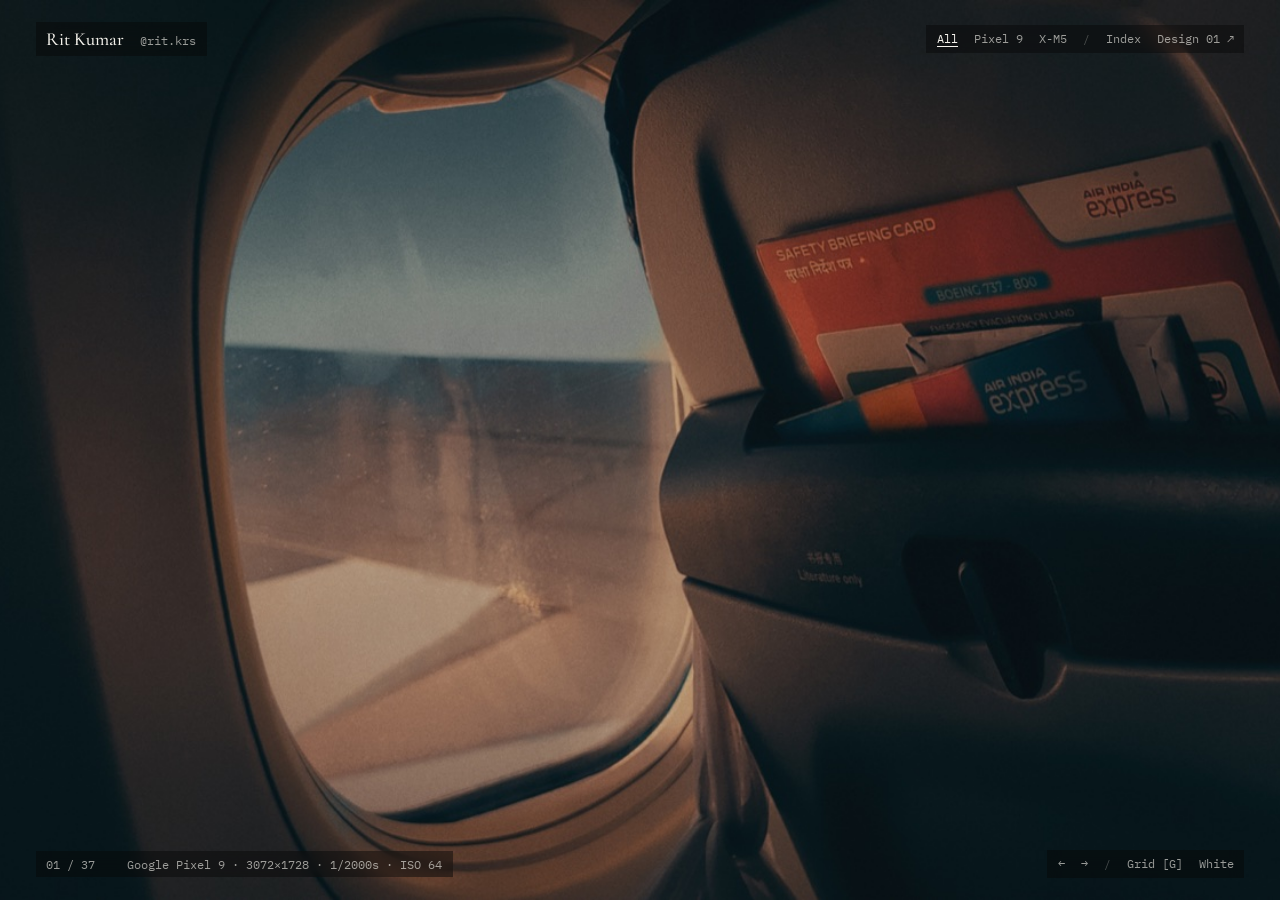
<file: design2.html>
<!DOCTYPE html>
<html lang="en">
<head>
  <meta charset="UTF-8" />
  <meta name="viewport" content="width=device-width, initial-scale=1.0" />
  <title>Rit Kumar — Design 2 (@rit.krs)</title>
  <meta name="description" content="Full-bleed photography slideshow by Rit Kumar (@rit.krs)." />
  <link rel="preconnect" href="https://fonts.googleapis.com" />
  <link rel="preconnect" href="https://fonts.gstatic.com" crossorigin />
  <link href="https://fonts.googleapis.com/css2?family=Cormorant+Garamond:ital,wght@0,400;0,500;1,400&family=IBM+Plex+Mono:wght@400&display=swap" rel="stylesheet" />
  <link rel="stylesheet" href="design2.css" />
</head>
<body class="d2-dark">
  <!-- Top Corner UI -->
  <header class="fs-top">
    <div class="fs-brand">
      <span>Rit Kumar</span>
      <a href="https://www.instagram.com/rit.krs/" target="_blank" rel="noopener noreferrer">@rit.krs</a>
    </div>

    <nav class="fs-nav" aria-label="Filter">
      <button type="button" class="fs-btn active" data-gear="all">All</button>
      <button type="button" class="fs-btn" data-gear="pixel9">Pixel 9</button>
      <button type="button" class="fs-btn" data-gear="xm5">X-M5</button>
      <span class="fs-sep">/</span>
      <button type="button" id="fs-index-btn" class="fs-btn">Index</button>
      <a href="index.html" class="fs-btn">Design 01 ↗</a>
    </nav>
  </header>

  <!-- Full-Bleed Single-Photo Stage -->
  <main class="fs-stage" id="fs-stage">
    <div class="fs-slide">
      <img id="fs-img" src="" alt="" />
      <div class="fs-golden-grid" aria-hidden="true">
        <span></span><span></span><span></span><span></span>
      </div>
    </div>

    <!-- Invisible Left / Right Click Zones -->
    <button type="button" id="fs-prev-zone" class="fs-zone prev" aria-label="Previous photograph"></button>
    <button type="button" id="fs-next-zone" class="fs-zone next" aria-label="Next photograph"></button>
  </main>

  <!-- Bottom Corner UI -->
  <footer class="fs-bottom">
    <div class="fs-caption">
      <span id="fs-counter" class="fs-mono">01 / 32</span>
      <span id="fs-title" class="fs-title"></span>
      <span id="fs-meta" class="fs-mono"></span>
    </div>

    <div class="fs-controls">
      <button type="button" id="fs-prev-btn" class="fs-btn" aria-label="Previous">←</button>
      <button type="button" id="fs-next-btn" class="fs-btn" aria-label="Next">→</button>
      <span class="fs-sep">/</span>
      <button type="button" id="fs-grid-btn" class="fs-btn" aria-pressed="false">Grid [G]</button>
      <button type="button" id="fs-theme-btn" class="fs-btn">White</button>
    </div>
  </footer>

  <!-- Thumbnail Index Overlay -->
  <div id="fs-index-overlay" class="fs-overlay hidden" role="dialog" aria-modal="true" aria-label="All photographs">
    <div class="fs-overlay-top">
      <span class="fs-mono">Index — <span id="fs-overlay-count">32</span> Frames</span>
      <button type="button" id="fs-index-close" class="fs-btn">Close [Esc]</button>
    </div>
    <div class="fs-thumb-grid" id="fs-thumb-grid"></div>
  </div>

  <script src="photos.js?v=37"></script>
  <script src="design2.js"></script>
</body>
</html>
</file>
<file: design2.css>
:root {
  --bg: #080808;
  --fg: #f4f2ec;
  --muted: rgba(244, 242, 236, 0.62);
  --scrim: rgba(8, 8, 8, 0.45);
  --grid: rgba(234, 179, 8, 0.65);

  --serif: 'Cormorant Garamond', Georgia, serif;
  --mono: 'IBM Plex Mono', monospace;
}

body.d2-white {
  --bg: #ffffff;
  --fg: #0b0b0b;
  --muted: rgba(11, 11, 11, 0.6);
  --scrim: rgba(255, 255, 255, 0.72);
  --grid: rgba(201, 151, 0, 0.72);
}

*,
*::before,
*::after {
  box-sizing: border-box;
}

html,
body {
  margin: 0;
  padding: 0;
  width: 100%;
  height: 100%;
  overflow: hidden;
  background: var(--bg);
  color: var(--fg);
  font-family: var(--serif);
  -webkit-font-smoothing: antialiased;
  transition: background-color 0.25s ease, color 0.25s ease;
}

.hidden {
  display: none !important;
}

.fs-mono {
  font-family: var(--mono);
  font-size: 0.72rem;
  color: var(--muted);
}

/* =========================================================
   CORNER OVERLAYS (MINIMAL & FLOATING)
   ========================================================= */
.fs-top,
.fs-bottom {
  position: fixed;
  left: 0;
  right: 0;
  z-index: 20;
  display: flex;
  justify-content: space-between;
  align-items: center;
  gap: 1.25rem;
  padding: 1.4rem 2.25rem;
  pointer-events: none;
}

.fs-top {
  top: 0;
}

.fs-bottom {
  bottom: 0;
}

.fs-brand,
.fs-nav,
.fs-caption,
.fs-controls {
  pointer-events: auto;
  display: flex;
  align-items: baseline;
  gap: 1rem;
  padding: 0.35rem 0.65rem;
  background: var(--scrim);
  backdrop-filter: blur(8px);
}

.fs-brand span {
  font-size: 1.15rem;
  font-weight: 500;
}

.fs-brand a {
  font-family: var(--mono);
  font-size: 0.72rem;
  color: var(--muted);
  text-decoration: none;
}

.fs-brand a:hover {
  color: var(--fg);
}

.fs-btn {
  background: none;
  border: none;
  padding: 0;
  font-family: var(--mono);
  font-size: 0.74rem;
  color: var(--muted);
  text-decoration: none;
  cursor: pointer;
  border-bottom: 1px solid transparent;
  transition: color 0.15s ease, border-color 0.15s ease;
}

.fs-btn:hover,
.fs-btn.active,
.fs-btn[aria-pressed='true'] {
  color: var(--fg);
}

.fs-btn.active {
  border-bottom-color: var(--fg);
}

.fs-sep {
  font-family: var(--mono);
  font-size: 0.7rem;
  color: var(--muted);
  opacity: 0.45;
}

.fs-title {
  font-size: 1.1rem;
  font-style: italic;
}

/* =========================================================
   FULL-BLEED STAGE
   ========================================================= */
.fs-stage {
  position: relative;
  width: 100vw;
  height: 100vh;
  display: flex;
  align-items: center;
  justify-content: center;
}

.fs-slide {
  position: relative;
  width: 100%;
  height: 100%;
  display: flex;
  align-items: center;
  justify-content: center;
}

.fs-slide img {
  width: 100%;
  height: 100%;
  object-fit: cover;
  display: block;
  transition: opacity 0.25s ease;
}

/* Portrait photos sit cleanly uncropped on the matte canvas */
.fs-slide.portrait img {
  width: auto;
  height: auto;
  max-width: 92vw;
  max-height: 84vh;
  object-fit: contain;
}

/* Click zones */
.fs-zone {
  position: fixed;
  top: 72px;
  bottom: 72px;
  width: 35vw;
  z-index: 10;
  background: transparent;
  border: none;
  padding: 0;
}

.fs-zone.prev {
  left: 0;
  cursor: w-resize;
}

.fs-zone.next {
  right: 0;
  cursor: e-resize;
}

/* Golden Grid */
.fs-golden-grid {
  position: absolute;
  inset: 0;
  pointer-events: none;
  opacity: 0;
  transition: opacity 0.2s ease;
}

body.d2-grid-active .fs-golden-grid {
  opacity: 1;
}

.fs-golden-grid span {
  position: absolute;
  background: var(--grid);
}

.fs-golden-grid span:nth-child(1) { top: 0; bottom: 0; left: 33.333%; width: 1px; }
.fs-golden-grid span:nth-child(2) { top: 0; bottom: 0; left: 66.666%; width: 1px; }
.fs-golden-grid span:nth-child(3) { left: 0; right: 0; top: 33.333%; height: 1px; }
.fs-golden-grid span:nth-child(4) { left: 0; right: 0; top: 66.666%; height: 1px; }

/* =========================================================
   INDEX OVERLAY
   ========================================================= */
.fs-overlay {
  position: fixed;
  inset: 0;
  z-index: 50;
  background: var(--bg);
  overflow-y: auto;
  padding: 1.5rem 2.25rem 3rem;
}

.fs-overlay-top {
  display: flex;
  justify-content: space-between;
  align-items: center;
  margin-bottom: 2rem;
}

.fs-thumb-grid {
  display: grid;
  grid-template-columns: repeat(6, minmax(0, 1fr));
  gap: 10px;
}

.fs-thumb {
  position: relative;
  aspect-ratio: 3 / 4;
  overflow: hidden;
  cursor: pointer;
  background: rgba(128, 128, 128, 0.12);
}

.fs-thumb img {
  width: 100%;
  height: 100%;
  object-fit: cover;
  display: block;
  transition: opacity 0.2s ease;
}

.fs-thumb:hover img {
  opacity: 0.78;
}

@media (max-width: 900px) {
  .fs-thumb-grid {
    grid-template-columns: repeat(3, minmax(0, 1fr));
  }
}

@media (max-width: 640px) {
  .fs-top,
  .fs-bottom,
  .fs-overlay {
    padding-left: 1rem;
    padding-right: 1rem;
  }

  .fs-title,
  #fs-meta {
    display: none;
  }

  .fs-thumb-grid {
    grid-template-columns: repeat(2, minmax(0, 1fr));
  }
}
</file>
